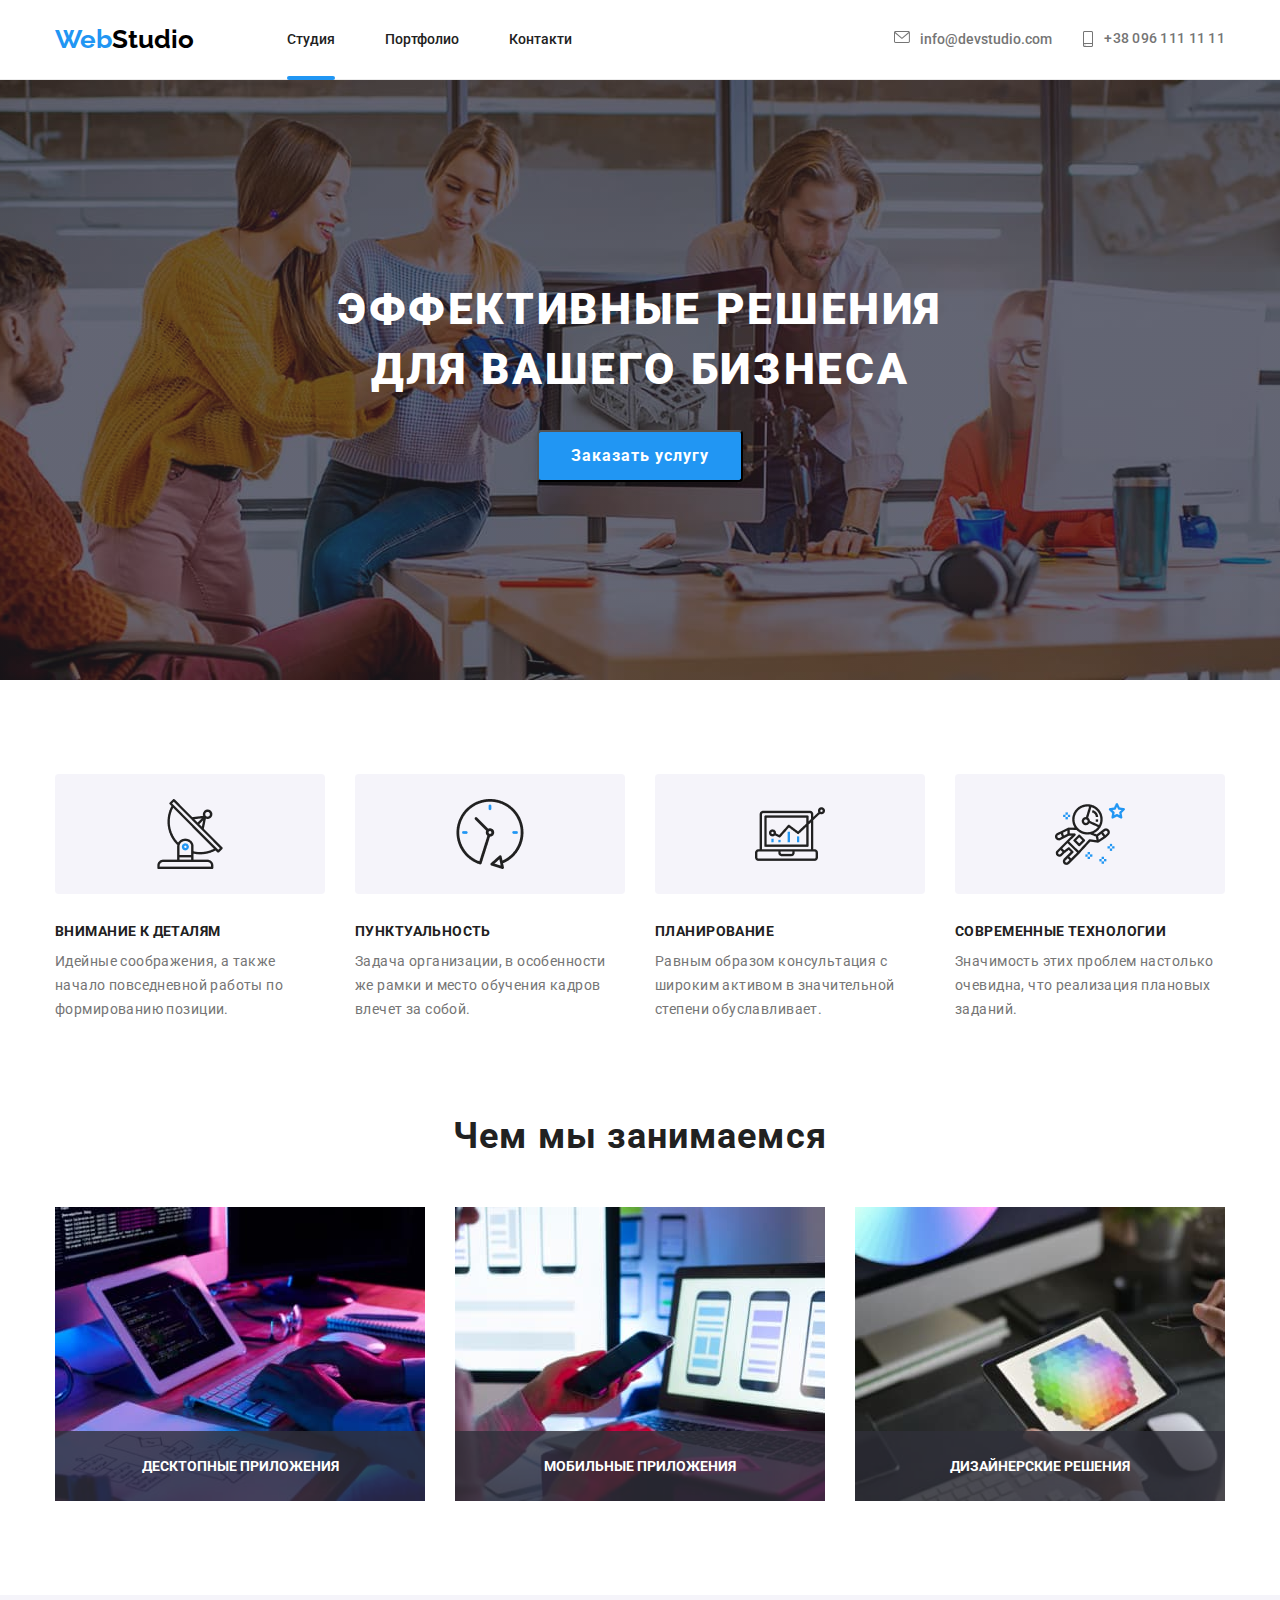
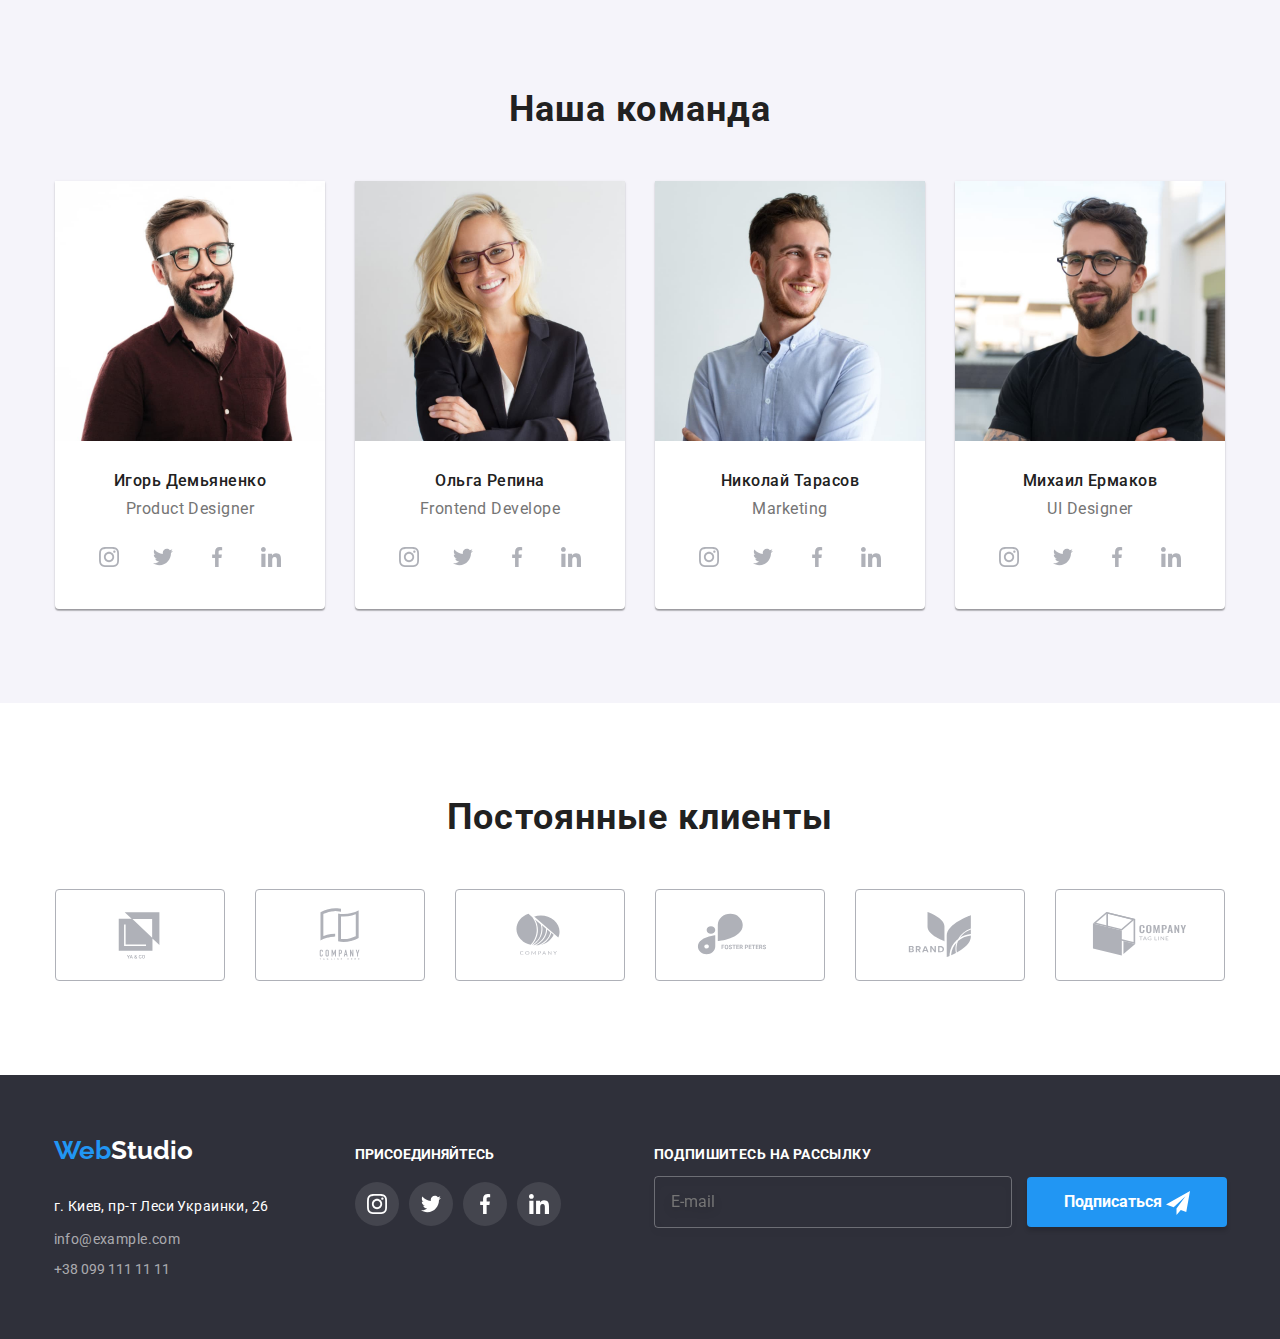
<file: index.html>
<!DOCTYPE html>
<html lang="en">
  <head>
    <meta charset="UTF-8" />
    <meta http-equiv="X-UA-Compatible" content="IE=edge" />
    <meta name="viewport" content="width=device-width, initial-scale=1.0" />
    <title>document</title>
    <link rel="preconnect" href="https://fonts.googleapis.com">
<link rel="preconnect" href="https://fonts.gstatic.com" crossorigin>
<link href="https://fonts.googleapis.com/css2?family=Raleway:wght@700&family=Roboto:wght@400;500;700;900&display=swap" rel="stylesheet">
<link
      rel="stylesheet"
      href="https://cdnjs.cloudflare.com/ajax/libs/modern-normalize/0.6.0/modern-normalize.min.css"/>     
<link rel="stylesheet" href="./css/main.min.css">
  </head>
  <body>
   
    <header class="page-header">
      <div class="container">
      <a href="./index.html" class="logo-header" lang="en"
        ><span class="web-logo">Web</span>Studio</a>
      <nav>
        <ul class="menu">
          <li class="menu__item"><a href="#" class="menu-list active">Студия</li></a></li>
          <li class="menu__item"><a href="./portfolio.html" class="menu-list">Портфолио</a></li>
          <li class="menu__item"><a href="#" class="menu-list">Контакти</a></li>
        </ul>
      </nav>
      <ul class="nav-second-list">
        <li class="nav-second-list__item">
          <a href="mailto:info@devstudio.com" class="mail-link">
            <svg class="icon-mail" width="16px" height="12px">
              <use href="./images/header-icon.svg#icon-envelope"></use>
            </svg>info@devstudio.com</a>
        </li>
        <li class="nav-second-list__item">
          <a href="+38 096 111 11 11" class="number">
            <svg class="icon-phone" width="12px" height="16px">
            <use href="./images/header-icon.svg#icon-smartphone"></use>
            </svg>+38 096 111 11 11</a>
        </li>
      </ul>
      </div>
    </header>
    <main>
   
      <section class="section-1">
        <div class="first-section">
        <h1 class="section-1__title">Эффективные решения для вашего бизнеса</h1>
        <button type="button" class="main-button"data-modal-open>Заказать услугу</button>
        
        </div>    
      </section>
 
    
      <section class="features-flex">
        <div class="container">
        <ul class="features-flex__features-item">
          <li class="features-flex__list icon-antenna">
            <h3 class="features-title">Внимание к деталям</h3>
            <p class="features-list">
              Идейные соображения, а также начало повседневной работы по
              формированию позиции.
            </p>
          </li>
          <li class="features-flex__list icon-clock">
            <h3 class="features-title">Пунктуальность</h3>
            <p class="features-list">
              Задача организации, в особенности
              же рамки и место обучения кадров
              влечет за собой.
            </p>
          </li>
          <li class="features-flex__list icon-diagram">
            <h3 class="features-title">Планирование</h3>
            <p class="features-list">
              Равным образом консультация с
              широким активом в значительной
              степени обуславливает.
            </p>
          </li>
          <li class="features-flex__list icon-astronaut">
            <h3 class="features-title">Современные технологии</h3>
            <p class="features-list">
              Значимость этих проблем настолько
              очевидна, что реализация плановых
              заданий.
            </p>
          </li>
        </ul>
      </div>
      </section>
      <section class="section-work">
        <div class="our-team-container">
        <h3 class="section-work__we-do">Чем мы занимаемся</h3>
        <ul class="section-work__img-do">
          <li>
            <div class="section-work__text-img">
            <img class="imgclass"
              src="./images/img3.jpg"
              width="370"
              height="294"
              alt="создаем сайты"
            />
            <p class="section-work__text">Десктопные приложения</p>
          </div>
          </li>
          <li>
            <div class="section-work__text-img">
            <img class="imgclass"
              src="./images/img1_1.jpg"
              width="370"
              height="294"
              alt="сайты для всех дивайсов"
            />
            <p class="section-work__text">Мобильные приложения</p>
            </div>
          </li>
          <li>
            <div class="section-work__text-img">
            <img class="imgclass"
              src="./images/img2_1.jpg"
              width="370"
              height="294"
              alt="графическое оформление"
            />
            <p class="section-work__text">Дизайнерские решения</p>
            </div>
          </li>
        </ul>
      </div>
      </section>
      <section class="our-team">
        <div class="our-team-container">
        <h3 class="staff-title">Наша команда</h3>
        <ul class="staff-flex">
          <li>
            <img class="photo"
              src="./images/img3_1.jpg"
              width="270"
              height="260"
              alt="Игорь Демьяненко Product Designer"/>
              <div class="our-team-list">
            <p class="staff-list">Игорь Демьяненко</p>
            <p class="staff-position" lang="en"> Product Designer</p>
              </div>
              <div class="sociales">
                <ul class="staff-sociales">
                  <li class="social-item">
                    <a href="" class="link">
                      <svg class="icon-social">
                        <use href="./images/sprite.svg#icon-instagram"></use>
                      </svg>
                    </a>
                  </li>
                    <li class="social-item">
                      <a href="" class="link">
                        <svg class="icon-social">
                          <use href="./images/sprite.svg#icon-twitter"></use>
                        </svg>
                      </a>
                    </li>
                      <li class="social-item">
                        <a href="" class="link">
                          <svg class="icon-social">
                            <use href="./images/sprite.svg#icon-facebook"></use>
                          </svg>
                        </a>
                      </li>
                    
                    
                        <li class="social-item">
                          <a href="" class="link">
                            <svg class="icon-social">
                              <use href="./images/sprite.svg#icon-linkedin"></use>
                            </svg>
                          </a>
                        </li>
                      </ul>
              </div>
          </li>
          
          <li>
            <img class="photo"
              src="./images/img4_1.jpg"
              width="270"
              height="260"
              alt="Ольга Репина Frontend Developer"
            />
            <div class="our-team-list">
            <p class="staff-list">Ольга Репина</p>
            <p class="staff-position" lang="en">Frontend Develope</p>
            </div>
            <div class="sociales">
              <ul class="staff-sociales">
                <li class="social-item">
                  <a href="" class="link">
                    <svg class="icon-social">
                      <use href="./images/sprite.svg#icon-instagram"></use>
                    </svg>
                  </a>
                </li>
                  <li class="social-item">
                    <a href="" class="link">
                      <svg class="icon-social">
                        <use href="./images/sprite.svg#icon-twitter"></use>
                      </svg>
                    </a>
                  </li>
                    <li class="social-item">
                      <a href="" class="link">
                        <svg class="icon-social">
                          <use href="./images/sprite.svg#icon-facebook"></use>
                        </svg>
                      </a>
                    </li>
                  
                  
                      <li class="social-item">
                        <a href="" class="link">
                          <svg class="icon-social">
                            <use href="./images/sprite.svg#icon-linkedin"></use>
                          </svg>
                        </a>
                      </li>
                    </ul>
            </div>
          </li>
          <li>
            <img class="photo"
              src="./images/img5_1.jpg"
              width="270"
              height="260"
              alt="Николай Тарасов Marketing">
              <div class="our-team-list">
              <p class="staff-list">Николай Тарасов</p>
              <p class="staff-position" lang="en">Marketing</p>
              </div>
              <div class="sociales">
                <ul class="staff-sociales">
                  <li class="social-item">
                    <a href="" class="link">
                      <svg class="icon-social">
                        <use href="./images/sprite.svg#icon-instagram"></use>
                      </svg>
                    </a>
                  </li>
                    <li class="social-item">
                      <a href="" class="link">
                        <svg class="icon-social">
                          <use href="./images/sprite.svg#icon-twitter"></use>
                        </svg>
                      </a>
                    </li>
                      <li class="social-item">
                        <a href="" class="link">
                          <svg class="icon-social">
                            <use href="./images/sprite.svg#icon-facebook"></use>
                          </svg>
                        </a>
                      </li>
                    
                    
                        <li class="social-item">
                          <a href="" class="link">
                            <svg class="icon-social">
                              <use href="./images/sprite.svg#icon-linkedin"></use>
                            </svg>
                          </a>
                        </li>
                      </ul>
              </div>
          </li>
          <li>
            <img class="photo"
              src="./images/img6_1.jpg"
              width="270"
              width="260"
              alt="Михаил Ермаков UI Designer">
              <div class="our-team-list">
              <p class="staff-list">Михаил Ермаков</p>
              <p class="staff-position" lang="en">UI Designer</p>
              </div>
              <div class="sociales">
                <ul class="staff-sociales">
                  <li class="social-item">
                    <a href="" class="link">
                      <svg class="icon-social">
                        <use href="./images/sprite.svg#icon-instagram"></use>
                      </svg>
                    </a>
                  </li>
                    <li class="social-item">
                      <a href="" class="link">
                        <svg class="icon-social">
                          <use href="./images/sprite.svg#icon-twitter"></use>
                        </svg>
                      </a>
                    </li>
                      <li class="social-item">
                        <a href="" class="link">
                          <svg class="icon-social">
                            <use href="./images/sprite.svg#icon-facebook"></use>
                          </svg>
                        </a>
                      </li>
                    
                    
                        <li class="social-item">
                          <a href="" class="link">
                            <svg class="icon-social">
                              <use href="./images/sprite.svg#icon-linkedin"></use>
                            </svg>
                          </a>
                        </li>
                      </ul>
              </div>
          </li>
        </ul>
        </div>
      </section>
      <section class="regular-customers">
        <div class="container-customers">
        <h3 class="title-customers">Постоянные клиенты</h3>
        <ul class="customers-list">
        <li class="customers-item">
          <a href="#" class="link">
          <svg class="company" width="106" height="60">
            <use href="./images/sprite.svg#icon-client1"></use>
          </svg>    
        </a>
        </li>
        <li class="customers-item">
              <a href="#" class="link">
              <svg class="company" width="106" height="60">
                <use href="./images/sprite.svg#icon-client2"></use>
              </svg>
            </a>
        </li>
        <li class="customers-item">
              <a href="#" class="link">
              <svg class="company" width="106" height="60">
                <use href="./images/sprite.svg#icon-client3"></use>
              </svg>
            </a>
        </li>
        <li class="customers-item">
              <a href="#" class="link">
              <svg class="company" width="106" height="60">
                <use href="./images/sprite.svg#icon-client4"></use>
              </svg>
            </a>
        </li>
        <li class="customers-item">
              <a href="#" class="link">
              <svg class="company" width="106" height="60">
              <use href="./images/sprite.svg#icon-client5"></use>
            </svg>
          </a>
        </li>
        <li class="customers-item">
            <a href="#" class="link">
            <svg class="company" width="106" height="60">
            <use href="./images/sprite.svg#icon-client6"></use>
          </svg>
        </a>
        </li>
        </ul>
        </div>
      </section>
    </main>
    <footer class="main-footer">      
      <div class="container-footer">
      <div class="footer-block">
      <a href="./index.html" class="logo-footer" lang="en"
        ><span class="web-logo">Web</span>Studio</a>
          <address>
            <ul class="adress-footer">
            <li class="adress-footer__list"><a href="#" class="address" >г. Киев, пр-т Леси Украинки, 26</a></li>
            <li class="adress-footer__list"><a href="email" class="email-footer" >info@example.com</a></li>
            <li class="adress-footer__list"><a href="tel:+38 099 111 11 11" class="number-footer" >+38 099 111 11 11</a></li>
              </ul>
          </address>
      </div>
          <div class="footer-sociales">
         <p class="footer-sociales__title">Присоединяйтесь</h4>
            <ul class="staff-sociales">
              <li class="social-item">
                <a href="#" class="link">
                  <svg class="icon-social" >
                    <use href="./images/sprite.svg#icon-instagram"></use>
                  </svg>
                </a>
              </li>
              <li class="social-item">
                <a href="#" class="link">
                  <svg class="icon-social" >
                    <use href="./images/sprite.svg#icon-twitter"></use>
                  </svg>
                </a>
              </li>
              <li class="social-item">
                <a href="#" class="link">
                  <svg class="icon-social"  >
                    <use href="./images/sprite.svg#icon-facebook"></use>
                  </svg>
                </a>
              </li>
              <li class="social-item">
                <a href="#" class="link">
                  <svg class="icon-social" >
                    <use href="./images/sprite.svg#icon-linkedin"></use>
                  </svg>
                </a>
              </li>
            </ul>
            </ul>



          </div>
        
      
        <div class="subscribe">
        <form>
          <p class="subscribe__title">Подпишитесь на рассылку</p>
          <input type="mail" 
          name="mail" 
          id="mail"
          placeholder="E-mail"
          class="subscribe__input">
          <label for="mail"></label>
          <button type="submit" class="subscribe__button">Подписаться
            <svg class="subsribe-client" width="24" height="24">
            <use href="./images/sprite subs.svg#icon-icon-send"></use></svg>
          </button>
        </form>
        </div>
      </div>
      </div>
        </footer>
        <div class="backdrop is-hidden" data-modal>
          <div class="modal">
            <button type="button" class="modal__button"data-modal-close>
              <svg class="modal__icon">
                <use href="./images/close black.svg#icon-close-black"></use>
              </svg>
            </button>
            <form class="form">
              <b class="form__title">Оставьте свои данные, мы вам перезвоним</b>
            
                <label for="name" class="form__name">Имя</label>
                <div class="form__lines">
                  <input type="text" name="name" id="name" class="form-input"/>
                  <svg class="icon-input" width="18" height="18">
                    <use href="./images/sprite subs.svg#icon-men"></use>
                  </svg>
                </div>
                <label for="telefon" class="form__name">Телефон</label>
                <div class="form__lines">
                  <input 
                  type="tel" name="tel" id="tel" class="form-input"/>
                  <svg class="icon-input" width="18" height="18">
                    <use href="./images/sprite subs.svg#icon-telefon"></use>
                  </svg>
                </div>
                <label for="email" class="form__name">Почта</label>
                <div class="form__lines">
                  <input type="email" name="email" id="email" class="form-input"/>
                  <svg class="icon-input"  width="18" height="18">
                    <use href="./images/sprite subs.svg#icon-konvert"></use>
                  </svg>
                </div>
                <label for="comment" class="form__name">Комментарий</label>
                <div class="form-lines textarea">
                  <textarea class="form-textarea" name="comment" id="comment"  
                  placeholder="Введите текст"></textarea>   
                </div>
                <label class="checkbox-label">
                  <input type="checkbox" name="checkbox" class="checkbox visually-hidden">
                
                <span class="checkbox-icon"></span>
                Соглашаюсь с рассылкой и принимаю
                <a class="form-agreement-link" href="#">Условия договора</a>
              </label>
              <div class="sub-btn">
              <button type="submit" class="sub__button">Отправить</button>
            </div>
            </form>
          </div>
        </div>
        <script src="./modal.js">
      </script>
  </body>
</html>
</file>
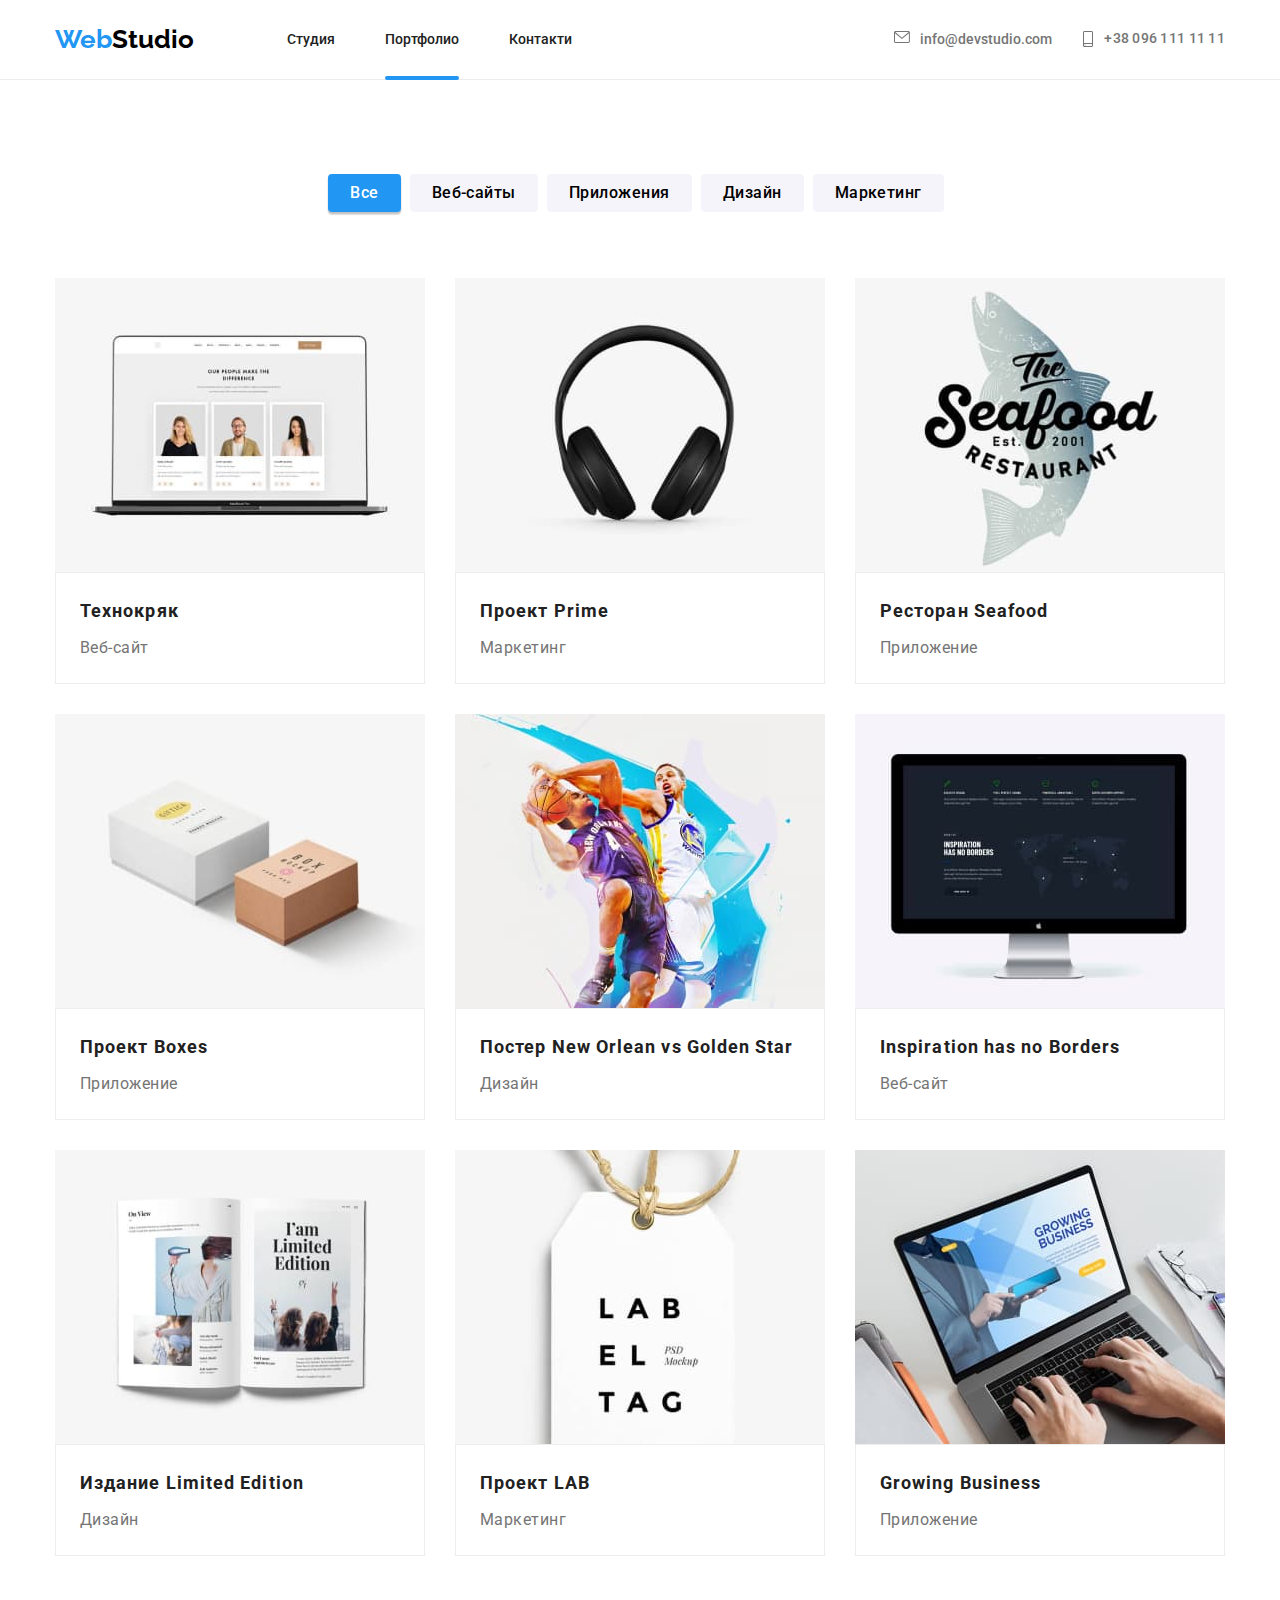
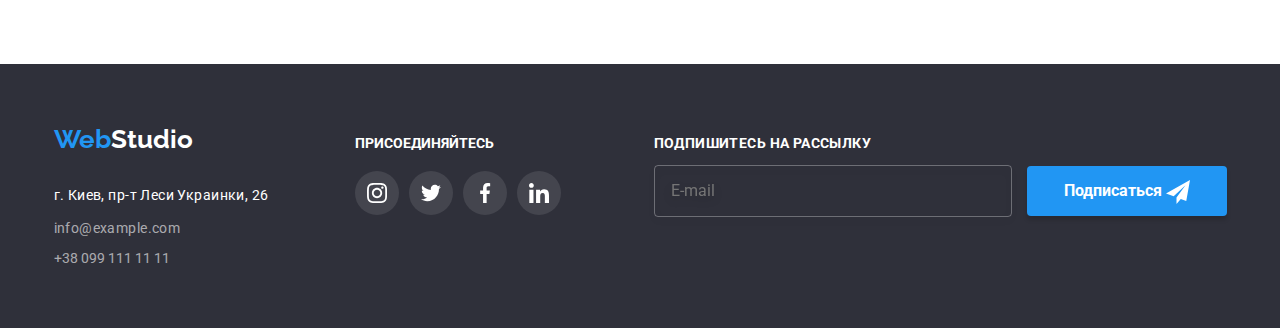
<file: portfolio.html>
<!DOCTYPE html>
    <html lang="en">
    <head>
        <meta charset="UTF-8">
        <meta http-equiv="X-UA-Compatible" content="IE=edge">
        <meta name="viewport" content="width=device-width, initial-scale=1.0">
        <title>Document</title>
        <link rel="preconnect" href="https://fonts.googleapis.com">
<link rel="preconnect" href="https://fonts.gstatic.com" crossorigin>
<link href="https://fonts.googleapis.com/css2?family=Raleway:wght@700&family=Roboto:wght@400;500;700;900&display=swap" rel="stylesheet">
<link
      rel="stylesheet"
      href="https://cdnjs.cloudflare.com/ajax/libs/modern-normalize/0.6.0/modern-normalize.min.css"
    />
    <link rel="stylesheet" href="./css/main.min.css">
    </head>
    <body>
        <header class="page-header">
          <div class="container">
          <a href="./index.html" class="logo-header" lang="en"
          ><span class="web-logo">Web</span>Studio</a>
          <nav>
            <ul class="menu">
              <li class="menu__item"><a href="./index.html" class="menu-list">Студия</li></a></li>
              <li class="menu__item"><a href="./portfolio.html" class="menu-list active">Портфолио</a></li>
              <li class="menu__item"><a href="#" class="menu-list">Контакти</a></li>
            </ul>
          </nav>
          <ul class="nav-second-list">
            <li class="nav-second-list-item">
              <a href="mailto:info@devstudio.com" class="mail-link">
                <svg class="icon-mail" width="16px" height="12px">
                  <use href="./images/header-icon.svg#icon-envelope"></use>
                </svg>info@devstudio.com</a>
            </li>
            <li class="nav-second-list-item">
              <a href="#" class="number">
                <svg class="icon-phone" width="12px" height="16px">
                <use href="./images/header-icon.svg#icon-smartphone"></use>
                </svg>+38 096 111 11 11</a>
            </li>
          </ul>
          </div>
        </header>


        <main>
          <section class="portfolio-section">
         <div class="container-button">
            <h2 class="visually-hidden">Button</h2>
            <ul class="nav-port">
              <li class="nav-port__item"><button type="button" class="all-button">Все</button></li>
              <li class="nav-port__item"><button type="button" class="list-port">Веб-сайты</a></li>
              <li class="nav-port__item"><button type="button" class="list-port">Приложения</a></li>
              <li class="nav-port__item"><button type="button" class="list-port">Дизайн</a></li>
              <li class="nav-port__item"><button type="button" class="list-port">Маркетинг</a></li>
            </ul>
         </div>
         
         
            <h3></h3>
            <div class="container">
              <ul class="offers">
                <li class="offers__item">
                  <div class="portfolio-thumb">
                    <div class="offers-link">
                      <img src="./images/img7.jpg"   alt="Технокряк">
                      <div class="overlay">
                        <p class="text-thumb">Ресурс предлагает комплексные предложения с разным уровнем функционала и сервисов. Все это позволит посетителю получить исчерпывающие сведения о компании или частном лице.</p>
                      </div>
                    </div>
                  </div>
                  <div class="offers-border">
                    <h3 class="features-title-2">Технокряк</h3>
                    <p class="features-list-2">Веб-сайт</p>
                  </div>                
                </li>
                <li class="offers__item">
                  <div class="portfolio-thumb">
                    <div class="offers-link">
                      <img src="./images/img10.jpg"   alt="Проект Prime">
                      <div class="overlay">
                        <p class="text-thumb">Ресурс предлагает комплексные предложения с разным уровнем функционала и сервисов. Все это позволит посетителю получить исчерпывающие сведения о компании или частном лице.</p>
                      </div>
                    </div>
                  </div>
                  <div class="offers-border">
                    <h3 class="features-title-2">Проект Prime</h3>
                    <p class="features-list-2">Маркетинг</p>
                  </div>                
                </li>
                <li class="offers__item">
                  <div class="portfolio-thumb">
                    <div class="offers-link">
                      <img src="./images/img9.jpg"   alt="Проект Prime">
                      <div class="overlay">
                        <p class="text-thumb">Ресурс предлагает комплексные предложения с разным уровнем функционала и сервисов. Все это позволит посетителю получить исчерпывающие сведения о компании или частном лице.</p>
                      </div>
                    </div>
                  </div>
                  <div class="offers-border">
                    <h3 class="features-title-2">Ресторан Seafood</h3>
                    <p class="features-list-2">Приложение</p>
                  </div>                
                </li>
                <li class="offers__item">
                  <div class="portfolio-thumb">
                    <div class="offers-link">
                      <img src="./images/img11.jpg"   alt="Проект Prime">
                      <div class="overlay">
                        <p class="text-thumb">Ресурс предлагает комплексные предложения с разным уровнем функционала и сервисов. Все это позволит посетителю получить исчерпывающие сведения о компании или частном лице.</p>
                      </div>
                    </div>
                  </div>
                  <div class="offers-border">
                    <h3 class="features-title-2">Проект Boxes</h3>
                    <p class="features-list-2">Приложение</p>
                  </div>                
                </li>
                <li class="offers__item">
                  <div class="portfolio-thumb">
                    <div class="offers-link">
                      <img src="./images/img8.jpg"   alt="Проект Prime">
                      <div class="overlay">
                        <p class="text-thumb">Ресурс предлагает комплексные предложения с разным уровнем функционала и сервисов. Все это позволит посетителю получить исчерпывающие сведения о компании или частном лице.</p>
                      </div>
                    </div>
                  </div>
                  <div class="offers-border">
                    <h3 class="features-title-2">Постер New Orlean vs Golden Star</h3>
                    <p class="features-list-2">Дизайн</p>
                  </div>                
                </li>
                <li class="offers__item">
                  <div class="portfolio-thumb">
                    <div class="offers-link">
                      <img src="./images/img12.jpg"   alt="Проект Prime">
                      <div class="overlay">
                        <p class="text-thumb">Ресурс предлагает комплексные предложения с разным уровнем функционала и сервисов. Все это позволит посетителю получить исчерпывающие сведения о компании или частном лице.</p>
                      </div>
                    </div>
                  </div>
                  <div class="offers-border">
                    <h3 class="features-title-2">Inspiration has no Borders</h3>
                    <p class="features-list-2">Веб-сайт</p>
                  </div>                
                </li>
                <li class="offers__item">
                  <div class="portfolio-thumb">
                    <div class="offers-link">
                      <img src="./images/img13.jpg"   alt="Проект Prime">
                      <div class="overlay">
                        <p class="text-thumb">Ресурс предлагает комплексные предложения с разным уровнем функционала и сервисов. Все это позволит посетителю получить исчерпывающие сведения о компании или частном лице.</p>
                      </div>
                    </div>
                  </div>
                  <div class="offers-border">
                    <h3 class="features-title-2">Издание Limited Edition</h3>
                    <p class="features-list-2">Дизайн</p>
                  </div>                
                </li>
                <li class="offers__item">
                  <div class="portfolio-thumb">
                    <div class="offers-link">
                      <img src="./images/img14.jpg"   alt="Проект Prime">
                      <div class="overlay">
                        <p class="text-thumb">Ресурс предлагает комплексные предложения с разным уровнем функционала и сервисов. Все это позволит посетителю получить исчерпывающие сведения о компании или частном лице.</p>
                      </div>
                    </div>
                  </div>
                  <div class="offers-border">
                    <h3 class="features-title-2">Проект LAB</h3>
                    <p class="features-list-2">Маркетинг</p>
                  </div>                
                </li>
                <li class="offers__item">
                  <div class="portfolio-thumb">
                    <div class="offers-link">
                      <img src="./images/img15.jpg"   alt="Проект Prime">
                      <div class="overlay">
                        <p class="text-thumb">Ресурс предлагает комплексные предложения с разным уровнем функционала и сервисов. Все это позволит посетителю получить исчерпывающие сведения о компании или частном лице.</p>
                      </div>
                    </div>
                  </div>
                  <div class="offers-border">
                    <h3 class="features-title-2">Growing Business</h3>
                    <p class="features-list-2">Приложение</p>
                  </div>                
                </li>


               
                

                

                
                
              </ul>
            </div>
          </section>
        </main>



        <footer class="main-footer">      
          <div class="container-footer">
            <div class="footer-block">
            <a href="./index.html" class="logo-footer" lang="en"
              ><span class="web-logo">Web</span>Studio</a>
                <address>
                  <ul class="adress-footer">
                  <li class="adress-footer__list"><a href="#" class="address" >г. Киев, пр-т Леси Украинки, 26</a></li>
                  <li class="adress-footer__list"><a href="email" class="email-footer" >info@example.com</a></li>
                  <li class="adress-footer__list"><a href="tel:+38 099 111 11 11" class="number-footer" >+38 099 111 11 11</a></li>
                    </ul>
                </address>
            </div>
                <div class="footer-sociales">
               <p class="footer-sociales__title">Присоединяйтесь</h4>
                  <ul class="staff-sociales">
                    <li class="social-item">
                      <a href="#" class="link">
                        <svg class="icon-social" >
                          <use href="./images/sprite.svg#icon-instagram"></use>
                        </svg>
                      </a>
                    </li>
                    <li class="social-item">
                      <a href="#" class="link">
                        <svg class="icon-social" >
                          <use href="./images/sprite.svg#icon-twitter"></use>
                        </svg>
                      </a>
                    </li>
                    <li class="social-item">
                      <a href="#" class="link">
                        <svg class="icon-social"  >
                          <use href="./images/sprite.svg#icon-facebook"></use>
                        </svg>
                      </a>
                    </li>
                    <li class="social-item">
                      <a href="#" class="link">
                        <svg class="icon-social" >
                          <use href="./images/sprite.svg#icon-linkedin"></use>
                        </svg>
                      </a>
                    </li>
                  </ul>
                  </ul>
      
      
      
                </div>
              
            
              <div class="subscribe">
              <form>
                <p class="subscribe__title">Подпишитесь на рассылку</p>
                <input type="mail" 
                name="mail" 
                id="mail"
                placeholder="E-mail"
                class="subscribe__input">
                <label for="mail"></label>
                <button type="submit" class="subscribe__button">Подписаться
                  <svg class="subsribe-client" width="24" height="24">
                  <use href="./images/sprite subs.svg#icon-icon-send"></use></svg>
                </button>
              </form>
              </div>
            </div>
            </div>
            </footer>
    

        
    </body>
    </html>
</file>
<file: css/main.min.css>
*,*::before,*::after{-webkit-box-sizing:inherit;box-sizing:inherit}h1,h2,h3,h4,h5,h6,p{margin-top:0}.list{list-style:none;padding-left:0;margin:0}.link{text-decoration:none;color:inherit}img{display:block;max-width:100%;height:auto}address{font-style:normal}:root{--primary-text-color: rgba (117, 117,117, 1);--title-text-color: #212121;--accent-color: rgba(33, 150, 243, 1);--primary-bcg-color: #fff;--font-family: "Raleway", sans-serif;--font-family: "Roboto", sans-serif;--timing-function: cubic-bezier(0.4, 0, 0.2, 1)}body{color:var(--primary-text-color);font-family:"Roboto",sans-serif;font-style:normal;font-weight:500;font-size:14px}a{text-decoration:none}html{-webkit-box-sizing:border-box;box-sizing:border-box}ul{list-style:none}a{display:inline-block}.visually-hidden{position:absolute;width:1px;height:1px;margin:-1px;border:0;padding:0;white-space:nowrap;-webkit-clip-path:inset(100%);clip-path:inset(100%);clip:rect(0 0 0 0);overflow:hidden}.main-button{display:inline-block;margin-bottom:200px;font-family:"Roboto";font-style:normal;font-weight:700;max-width:200;font-size:16px;line-height:1.8;background:#2196f3;-webkit-box-shadow:0px 4px 4px rgba(0,0,0,.15);box-shadow:0px 4px 4px rgba(0,0,0,.15);border-radius:4px;cursor:pointer;color:#fff;letter-spacing:.06em;padding:10px 32px;margin-top:30px}.main-button:hover{color:var(--title-text-color)}.all-button{color:#fff;font-family:"Roboto";font-style:normal;font-weight:500;font-size:16px;line-height:1.62;background:#2196f3;text-align:center;letter-spacing:.03em;border-radius:4px;padding:6px 22px;cursor:pointer;-webkit-box-shadow:0px 3px 1px rgba(0,0,0,.1),0px 1px 2px rgba(0,0,0,.08),0px 2px 2px rgba(0,0,0,.12);box-shadow:0px 3px 1px rgba(0,0,0,.1),0px 1px 2px rgba(0,0,0,.08),0px 2px 2px rgba(0,0,0,.12);border:none}.subscribe__button{min-width:200px;height:50px;margin-left:12px;font-weight:700;font-size:16px;line-height:1.8755;background-color:var(--accent-color);color:var(--primary-bcg-color);-webkit-box-align:center;-ms-flex-align:center;align-items:center;-webkit-box-pack:center;-ms-flex-pack:center;justify-content:center;cursor:pointer;border-color:rgba(0,0,0,0);-webkit-box-shadow:0px 4px 4px rgba(0,0,0,.15);box-shadow:0px 4px 4px rgba(0,0,0,.15);border-radius:4px}.sub__button{background:#2196f3;-webkit-box-shadow:0px 4px 4px rgba(0,0,0,.15);box-shadow:0px 4px 4px rgba(0,0,0,.15);border-radius:4px;font-family:"Roboto";font-style:normal;font-weight:700;font-size:16px;line-height:30px;width:200px;height:50px;left:700px;top:712px;color:#fff;cursor:pointer}.sub__button:hover{color:#000}.sub-btn{display:-webkit-box;display:-ms-flexbox;display:flex;-webkit-box-align:center;-ms-flex-align:center;align-items:center;-webkit-box-orient:vertical;-webkit-box-direction:normal;-ms-flex-direction:column;flex-direction:column;margin-top:30px}.modal__button{position:absolute;border-radius:50%;background-color:var(--primary-bcg-color);border:1px solid rgba(0,0,0,.1);right:8px;top:8px;display:-webkit-box;display:-ms-flexbox;display:flex;-webkit-box-pack:center;-ms-flex-pack:center;justify-content:center;-webkit-box-align:center;-ms-flex-align:center;align-items:center;width:30px;height:30px;margin:0;padding:0;color:#000;cursor:pointer;background-color:inherit;-webkit-transition:color 250ms var(--timing-function);transition:color 250ms var(--timing-function)}.modal__button:hover{color:var(--accent-color)}.modal__button:focus{color:var(--accent-color)}.section-1__title{display:block;width:696px;font-weight:900;font-size:44px;line-height:1.36;letter-spacing:.06em;text-transform:uppercase;color:#fff;margin:0 auto}.title:hover{color:var(--primary-bcg-color)}.staff-title{font-family:"Roboto";font-style:normal;font-weight:700;font-size:36px;line-height:1.16;text-align:center;letter-spacing:.03em;color:#212121;margin-top:0;margin-bottom:50px}.features-title{font-family:"Roboto";font-style:normal;font-weight:700;font-size:14px;line-height:1.14;letter-spacing:.03em;text-transform:uppercase;color:#212121;outline:0;outline-offset:0;display:block;margin-bottom:10px;margin-top:0px;text-align:left}.features-title-2{font-family:"Roboto";font-style:normal;font-weight:700;color:#212121;font-size:18px;line-height:2;letter-spacing:.06em;margin-bottom:4px}.title-customers{font-family:"Roboto";font-style:normal;font-weight:700;font-size:36px;line-height:1.16;text-align:center;letter-spacing:.03em;color:#212121;margin-bottom:50px}.subscribe__title{width:219px;height:16px;left:815px;top:2751px;font-family:"Roboto";font-style:normal;font-weight:700;font-size:14px;line-height:16px;letter-spacing:.03em;text-transform:uppercase;color:#fff}.form__title{display:inline-block;padding-bottom:12px;font-size:20px;line-height:1.15;letter-spacing:.03em;color:var(--title-text-color)}a.mail-link{display:-webkit-box;display:-ms-flexbox;display:flex;color:#757575;position:relative}a.mail-link:hover{color:#2196f3}a.mail-link:focus{color:#2196f3}.social-item .link{display:-webkit-box;display:-ms-flexbox;display:flex;height:44px;width:44px;-webkit-box-pack:center;-ms-flex-pack:center;justify-content:center;-webkit-box-align:center;-ms-flex-align:center;align-items:center;background-position:center;border-radius:50%;color:#afb1b8;cursor:pointer;-webkit-transition:250ms var(--timing-function);transition:250ms var(--timing-function)}.social-item .link:hover{background-color:var(--accent-color);color:var(--primary-bcg-color)}.social-item .link:focus{background-color:var(--accent-color);color:var(--primary-bcg-color)}.offers-link:hover,.offers-link:focus{-webkit-box-shadow:0px 1px 1px rgba(0,0,0,.12),0px 4px 4px rgba(0,0,0,.06),1px 4px 6px rgba(0,0,0,.16);box-shadow:0px 1px 1px rgba(0,0,0,.12),0px 4px 4px rgba(0,0,0,.06),1px 4px 6px rgba(0,0,0,.16)}.link{color:var(--accent-color)}.footer-sociales .staff-sociales__item .link{display:block;background-position:center;padding:12px;cursor:pointer;width:44px;height:44px;color:var var(--primary-bcg-color);-webkit-transition:250ms var(--timing-function);transition:250ms var(--timing-function)}.footer-sociales .staff-sociales__item .link:hover{background-color:var(--accent-color);color:var(--primary-bcg-color)}.footer-sociales .staff-sociales__item .link:focus{background-color:var(--accent-color);color:var(--primary-bcg-color)}.customers-item .link{border:1px solid #afb1b8;border-radius:4px;width:170px;height:92px;display:-webkit-box;display:-ms-flexbox;display:flex;-webkit-box-pack:center;-ms-flex-pack:center;justify-content:center;-webkit-box-align:center;-ms-flex-align:center;align-items:center}.customers-item .link:hover{border-color:var(--accent-color);fill:var(--accent-color)}.customers-item .link:focus{border-color:var(--accent-color);fill:var(--accent-color)}.form-agreement-link{color:var(--accent-color);text-decoration:underline;margin-left:5px}.page-header{background-color:#fff;border-bottom:1px solid #ececec;padding-top:24px;padding-bottom:24px;-ms-flex-pack:distribute;justify-content:space-around;margin:0 auto}.logo-header{color:#000;font-family:"Raleway",sans-serif;font-weight:700;font-size:26px;line-height:1.19;text-decoration:none;-webkit-box-shadow:none;box-shadow:none;margin:0px;margin-right:93px}.logo{color:var(--accent-color);font-family:"Raleway";font-style:normal;font-weight:700;font-size:24px;line-height:1,19;margin-left:215px}.icon-phone{margin-right:10px;fill:#757575;margin-left:30px}a.number{color:#757575;font-family:"Roboto";font-style:normal;font-weight:500;font-size:14px;line-height:1.14;letter-spacing:.02em;display:-webkit-box;display:-ms-flexbox;display:flex;-webkit-box-align:center;-ms-flex-align:center;align-items:center;position:relative}a.number:hover .icon-phone,a.number:focus .icon-phone{fill:var(--accent-color)}a.number:hover,a.number:focus{color:var(--accent-color)}.icon-mail{margin-right:10px;fill:currentColor}.menu{display:-webkit-box;display:-ms-flexbox;display:flex;-webkit-box-orient:horizontal;-webkit-box-direction:normal;-ms-flex-direction:row;flex-direction:row;-webkit-box-pack:justify;-ms-flex-pack:justify;justify-content:space-between;margin-bottom:0;margin-top:0;padding-left:0}.menu__item{display:block;margin-right:50px}.menu__item:last-child{margin-right:0}.menu-list{color:#212121;position:relative}.menu-list:hover{color:var(--accent-color)}.menu-list:focus{color:var(--accent-color)}.menu-list:active{color:var(--accent-color)}.menu-list::after{content:"";display:block;background:#2196f3;position:absolute;width:100%;height:4px;border-radius:2px;opacity:0;-webkit-transition:250ms var(--timing-function);transition:250ms var(--timing-function);margin-top:28px}.menu-list:hover::after,.menu-list.active::after{opacity:1}.site-nav-list a:hover,.site-nav-list a:hover:focus{color:#000}@media(max-width: 480px){.page-header .container{width:480px}nav{display:none}.page-header .nav-second-list{display:none}}.container-button{width:1200px;margin:0 auto;padding-left:15px;padding-right:15px}.container{width:1200px;margin:0 auto;padding-left:15px;padding-right:15px}.container{width:1200px;display:-webkit-box;display:-ms-flexbox;display:flex;-webkit-box-align:center;-ms-flex-align:center;align-items:center;margin:0 auto;padding-left:15px;padding-right:15px}.section-1{background-color:#2f303a;color:var(--primary-text-color);font-family:"Roboto" sans-serif;font-style:normal;font-weight:900;height:600px;text-transform:uppercase;text-align:center;padding:200px 0;background-image:-webkit-gradient(linear, right top, left top, from(rgba(47, 48, 58, 0.4)), to(rgba(47, 48, 58, 0.4))),url(../images/Img_16.jpg);background-image:linear-gradient(to left, rgba(47, 48, 58, 0.4), rgba(47, 48, 58, 0.4)),url(../images/Img_16.jpg);background-repeat:no-repeat;background-position:center;background-size:cover}.first-section{text-align:center}.section-work{padding:94px 0}.features-flex{display:-webkit-box;display:-ms-flexbox;display:flex;-webkit-box-orient:horizontal;-webkit-box-direction:normal;-ms-flex-direction:row;flex-direction:row;background:#fff;text-align:center;-webkit-column-gap:30px;-moz-column-gap:30px;column-gap:30px;padding-top:94px}.features-list{font-family:"Roboto";font-style:normal;font-weight:normal;font-size:14px;line-height:1.71;letter-spacing:.03em;color:#757575;text-align:left;margin-bottom:0}.features-list-2{font-family:"Roboto";font-style:normal;font-weight:400;color:#757575;font-size:16px;line-height:1.87;letter-spacing:.03em;margin-bottom:0}.features-flex__features-item{display:-webkit-box;display:-ms-flexbox;display:flex;text-align:center;-webkit-column-gap:30px;-moz-column-gap:30px;column-gap:30px;padding-left:0;margin-top:0;margin-bottom:0}.features-flex__list{width:270px}.features-flex__list::before{display:block;content:"";height:120px;background-repeat:no-repeat;background-position:center;background-color:#f5f4fa;margin-bottom:30px}.icon-antenna::before{background-image:url(../images/antenna.png);border-radius:4px}.icon-clock::before{background-image:url(../images/clock.png);border-radius:4px}.icon-diagram::before{background-image:url(../images/diagram.png);border-radius:4px}.icon-astronaut::before{background-image:url(../images/astronaut.png);border-radius:4px}.features-flex-item :last-child{margin-right:0}.our-team{background-color:#f5f4fa;padding-top:94px;padding-bottom:94px}.our-team-container{width:1200px;margin:0 auto;padding-left:15px;padding-right:15px}.our-team-list{padding-top:30px;padding-bottom:16px}.staff-list{font-family:"Roboto";font-style:normal;font-weight:500;font-size:16px;line-height:1.19;letter-spacing:.03em;color:#212121;margin-top:0px;margin-bottom:0px}.staff-position{font-family:"Roboto";font-style:normal;font-weight:400;font-size:16px;line-height:1.18;letter-spacing:.03em;color:#757575;margin-top:10px;margin-bottom:0px}.section-work__we-do{font-family:"Roboto";font-style:normal;font-weight:700;font-size:36px;line-height:1.16;letter-spacing:.03em;color:#212121;text-align:center;margin-top:0;margin-bottom:50px}.staff-flex{display:-webkit-box;display:-ms-flexbox;display:flex;text-align:center;padding-left:0;-webkit-column-gap:30px;-moz-column-gap:30px;column-gap:30px;margin-top:0;margin-bottom:0}.staff-flex li{background:#fff;-webkit-box-shadow:0px 1px 3px rgba(0,0,0,.12),0px 1px 1px rgba(0,0,0,.14),0px 2px 1px rgba(0,0,0,.2);box-shadow:0px 1px 3px rgba(0,0,0,.12),0px 1px 1px rgba(0,0,0,.14),0px 2px 1px rgba(0,0,0,.2);border-radius:0px 0px 4px 4px;padding-bottom:30px;margin-top:0;margin-bottom:0;padding-bottom:0}.imgclass{display:-webkit-box;display:-ms-flexbox;display:flex;-webkit-box-pack:justify;-ms-flex-pack:justify;justify-content:space-between;margin-right:30px}.section-work__img-do{display:-webkit-box;display:-ms-flexbox;display:flex;-webkit-box-pack:justify;-ms-flex-pack:justify;justify-content:space-between;padding-left:0;-webkit-column-gap:30px;-moz-column-gap:30px;column-gap:30px;margin-top:0;margin-bottom:0}.section-work__text-img{position:relative;display:-webkit-box;display:-ms-flexbox;display:flex;background:rgba(47,48,58,.8)}.section-work__text{position:absolute;color:#fff;width:370px;height:70px;text-align:center;top:100%;left:100%;-webkit-transform:translate(-100%, -100%);transform:translate(-100%, -100%);font-weight:700;text-transform:uppercase;padding-top:27px;background:rgba(47,48,58,.8)}.sociales .staff-sociales{display:-webkit-box;display:-ms-flexbox;display:flex;margin-bottom:30px;-webkit-box-pack:center;-ms-flex-pack:center;justify-content:center;padding-left:0}li.social-item{-webkit-box-shadow:none;box-shadow:none;background:rgba(255,255,255,.1);border-radius:50%;margin-right:10px}li.social-item:last-child{margin-right:0}.sociales .icon-social{width:20px;height:20px;fill:currentColor}.imgface{width:270px;height:260px}.imgclass:not(:last-child){margin-right:30}.staff-position{font-family:"Roboto";font-style:normal;font-weight:400;font-size:16px;line-height:1.18;letter-spacing:.03em;color:#757575;margin-top:10px;margin-bottom:0px}.icon-social{width:20px;height:20px;fill:#fff}.staff-sociales{display:-webkit-box;display:-ms-flexbox;display:flex;margin-top:0;margin-bottom:0;padding-left:0}.portfolio-section{background-color:var(--primary-bcg-color);padding:94px 0}.regular-customers{padding:94px 0}.container-customers{width:1200px;padding-left:15px;padding-right:15px;margin:0 auto}.customers-list{display:-webkit-box;display:-ms-flexbox;display:flex;-ms-flex-pack:distribute;justify-content:space-around;-webkit-column-gap:30px;-moz-column-gap:30px;column-gap:30px;padding-left:0;margin:0}.company{fill:#afb1b8}li.customers-item a:hover .company,li.customers-item a:focus .company{fill:var(--accent-color)}.subscribe{padding-left:93px}.subscribe__input{min-width:358px;padding:15px 16px;font-size:16px;line-height:1.25;color:rgba(255,255,255,.6);background-color:rgba(0,0,0,0);border:1px solid rgba(255,255,255,.3);border-radius:4px;-webkit-filter:drop-shadow(0px 4px 4px rgba(0, 0, 0, 0.15));filter:drop-shadow(0px 4px 4px rgba(0, 0, 0, 0.15))}.icon-icon-send{fill:currentColor;padding-left:10px}.nav-second-list{display:-webkit-box;display:-ms-flexbox;display:flex;-webkit-box-orient:horizontal;-webkit-box-direction:normal;-ms-flex-direction:row;flex-direction:row;margin-top:0;margin-bottom:0;margin-left:auto}.nav-second-list__item{display:-webkit-box;display:-ms-flexbox;display:flex;margin-left:0px;-webkit-box-align:center;-ms-flex-align:center;align-items:center;justify-items:center}.nav-second-list-item:last-child{margin-left:0}.nav-port{display:-webkit-box;display:-ms-flexbox;display:flex;-webkit-box-orient:horizontal;-webkit-box-direction:normal;-ms-flex-direction:row;flex-direction:row;margin-right:8px;-webkit-box-pack:center;-ms-flex-pack:center;justify-content:center;padding-left:0;margin-top:0;margin-bottom:0}.nav-port__item{display:-webkit-box;display:-ms-flexbox;display:flex;margin-right:9px}.nav-port__item:last-child{margin-right:0}.list-port{font-family:"Roboto";font-style:normal;font-weight:500;font-size:16px;line-height:1.62;background:#f5f4fa;border-radius:4px;border:none;padding:6px 22px;border:1 solid rgba(0,0,0,0);text-align:center;letter-spacing:.03em;cursor:pointer;-webkit-transition:250ms var(--timing-function);transition:250ms var(--timing-function)}.list-port:hover{color:var(--primary-bcg-color);-webkit-box-shadow:0px 3px 1px rgba(0,0,0,.1),0px 1px 2px rgba(0,0,0,.08),0px 2px 2px rgba(0,0,0,.12);box-shadow:0px 3px 1px rgba(0,0,0,.1),0px 1px 2px rgba(0,0,0,.08),0px 2px 2px rgba(0,0,0,.12);background-color:var(--accent-color)}.list-port:focus{color:var(--primary-bcg-color);-webkit-box-shadow:0px 3px 1px rgba(0,0,0,.1),0px 1px 2px rgba(0,0,0,.08),0px 2px 2px rgba(0,0,0,.12);box-shadow:0px 3px 1px rgba(0,0,0,.1),0px 1px 2px rgba(0,0,0,.08),0px 2px 2px rgba(0,0,0,.12);background-color:var(--accent-color)}.offers-border{border:1px solid #eee;padding:20px 24px}.portfolio-thumb{position:relative;overflow:hidden}.portfolio-thumb:hover .overlay{-webkit-transform:translateY(0%);transform:translateY(0%)}.overlay{position:absolute;top:0;left:0;width:100%;height:100%;padding:63px 24px;background:rgba(33,150,243,.9);-webkit-transform:translateY(100%);transform:translateY(100%);-webkit-transition:250ms var(--timing-function);transition:250ms var(--timing-function)}.text-thumb{font-family:inherit;font-weight:400;font-size:18px;line-height:1.56;letter-spacing:.03em;color:var(--primary-bcg-color)}.offers{margin-top:50px;display:-webkit-box;display:-ms-flexbox;display:flex;-webkit-box-align:center;-ms-flex-align:center;align-items:center;-ms-flex-wrap:wrap;flex-wrap:wrap;gap:30px;padding-left:0}.offers__item{margin:0;padding:0;max-width:370px;background:#fff;cursor:pointer}.offers__item:hover{-webkit-box-shadow:0px 1px 1px rgba(0,0,0,.12),0px 4px 4px rgba(0,0,0,.06),1px 4px 6px rgba(0,0,0,.16);box-shadow:0px 1px 1px rgba(0,0,0,.12),0px 4px 4px rgba(0,0,0,.06),1px 4px 6px rgba(0,0,0,.16)}.offers__item:focus{-webkit-box-shadow:0px 1px 1px rgba(0,0,0,.12),0px 4px 4px rgba(0,0,0,.06),1px 4px 6px rgba(0,0,0,.16);box-shadow:0px 1px 1px rgba(0,0,0,.12),0px 4px 4px rgba(0,0,0,.06),1px 4px 6px rgba(0,0,0,.16)}.offers__item:nth-last-child(-n+3){margin-bottom:0}.offers-link:hover,.offers-link:focus{-webkit-box-shadow:0px 1px 1px rgba(0,0,0,.12),0px 4px 4px rgba(0,0,0,.06),1px 4px 6px rgba(0,0,0,.16);box-shadow:0px 1px 1px rgba(0,0,0,.12),0px 4px 4px rgba(0,0,0,.06),1px 4px 6px rgba(0,0,0,.16)}.subsribe-client{vertical-align:middle}.photo{display:-webkit-box;display:-ms-flexbox;display:flex;margin-right:30px}.logo-header{color:#000;font-family:"Raleway",sans-serif;font-weight:700;font-size:26px;line-height:1.19;text-decoration:none}.logo-footer{color:#fff;font-family:"Raleway",sans-serif;font-weight:700;font-size:26px;line-height:1.19;text-decoration:none;margin-bottom:20px}.web-logo{color:var(--accent-color);font-family:"Raleway",sans-serif;font-weight:700;font-size:26px;line-height:1.19;text-decoration:none}.backdrop{position:fixed;width:100%;top:0;left:0;height:100%;background:rgba(0,0,0,.2);opacity:1;-webkit-transition:opacity 250ms var(--timing-function);transition:opacity 250ms var(--timing-function)}.backdrop.is-hidden{opacity:0;pointer-events:none}.icon-input{position:absolute;top:50%;left:12px;-webkit-transform:translateY(-50%);transform:translateY(-50%);display:inline-block;-webkit-transition:fill 250ms var(--timing-function);transition:fill 250ms var(--timing-function)}.form__lines:focus-within>.icon-input{fill:var(--accent-color)}.form{display:-webkit-box;display:-ms-flexbox;display:flex;-webkit-box-orient:vertical;-webkit-box-direction:normal;-ms-flex-direction:column;flex-direction:column;width:448px;text-align:left;padding:0;margin-left:40px;margin-top:40px}.form-label{display:block;font-size:12px;line-height:1.17;letter-spacing:.01em;color:#757575;padding:0;margin-bottom:4px}.form__name{display:block;font-size:12px;line-height:1.17;letter-spacing:.01em;color:#757575;padding:0;margin-bottom:4px;font-weight:400;font-family:inherit}.form__lines{position:relative;width:100%;margin-bottom:10px}.form-input{width:100%;min-height:40px;border:1px solid rgba(33,33,33,.2);border-radius:4px;padding-left:42px;outline:none;color:var(--primary-text-color);-webkit-transition:250ms var(--timing-function);transition:250ms var(--timing-function)}.form-input:focus-within,.form-lines area:focus-within{border:1px solid var(--accent-color)}.form-textarea{display:block;width:100%;min-height:120px;border:1px solid rgba(33,33,33,.2);border-radius:4px;color:#757575;padding:12px 16px;-webkit-transition:border 250ms var(--timing-function);transition:border 250ms var(--timing-function);outline:none;resize:none}.form-textarea::-webkit-input-placeholder{color:rgba(117,117,117,.5);font-weight:400;font-size:14px;line-height:1.4;letter-spacing:.01em}.form-textarea::-moz-placeholder{color:rgba(117,117,117,.5);font-weight:400;font-size:14px;line-height:1.4;letter-spacing:.01em}.form-textarea:-ms-input-placeholder{color:rgba(117,117,117,.5);font-weight:400;font-size:14px;line-height:1.4;letter-spacing:.01em}.form-textarea::-ms-input-placeholder{color:rgba(117,117,117,.5);font-weight:400;font-size:14px;line-height:1.4;letter-spacing:.01em}.form-textarea::placeholder{color:rgba(117,117,117,.5);font-weight:400;font-size:14px;line-height:1.4;letter-spacing:.01em}.checkbox-label{position:relative;display:-webkit-box;display:-ms-flexbox;display:flex;-webkit-box-align:center;-ms-flex-align:center;align-items:center;-webkit-box-pack:center;-ms-flex-pack:center;justify-content:center;font-weight:400;font-size:14px;line-height:1.71;color:#757575;margin-top:20px}.checkbox-icon{display:inline-block;width:16px;height:15px;margin-right:7px;border:2px solid #212121;border-radius:2px}.checkbox:checked+.checkbox-icon{border-color:rgba(0,0,0,0);background-image:url(../images/check.svg);background-color:var(--accent-color);background-size:contain;background-origin:border-box;background-repeat:no-repeat}.modal{width:528px;height:581px;background:#fff;position:absolute;top:50%;left:50%;-webkit-transform:translate(-50%, -50%);transform:translate(-50%, -50%);border-radius:4px;-webkit-box-shadow:0px 1px 3px rgba(0,0,0,.12),0px 1px 1px rgba(0,0,0,.14),0px 2px 1px rgba(0,0,0,.2);box-shadow:0px 1px 3px rgba(0,0,0,.12),0px 1px 1px rgba(0,0,0,.14),0px 2px 1px rgba(0,0,0,.2);transform:translate(-50%, -50%);-webkit-transition:250ms var(--timing-function);transition:250ms var(--timing-function)}.modal__icon{width:18px;height:18px;fill:currentColor}.footer-block{margin-right:70px}.footer-sociales .staff-sociales-item{margin-left:10px;background:rgba(255,255,255,.1);border-radius:50%}.footer-sociales .staff-sociales-item:first-child{margin-left:0}.adress-footer{display:block;padding-left:0;margin-top:0;margin-bottom:0}.adress-footer__list{display:block;-webkit-box-orient:vertical;-webkit-box-direction:normal;-ms-flex-direction:column;flex-direction:column;margin-top:9px}.adress-footer-list:first-child{margin-top:0px}.footer-sociales__title{margin-bottom:20px;color:var(--primary-bcg-color);text-transform:uppercase;font-size:14px;font-weight:700}.container-footer{display:-webkit-box;display:-ms-flexbox;display:flex;-webkit-box-align:baseline;-ms-flex-align:baseline;align-items:baseline;margin:0 auto;padding-left:15px;padding-right:15px}.main-footer{background-color:#2f303a;display:-webkit-box;display:-ms-flexbox;display:flex;padding:60px 0px}.second-footer{width:1200px;height:252px;left:0px;top:1628px;background:#2f303a}.email-footer{width:231px;height:21px;font-family:"Roboto";font-style:normal;font-weight:400;font-size:14px;line-height:1.71;letter-spacing:.03em;color:rgba(255,255,255,.6)}.email-footer:hover{color:var(--primary-bcg-color)}.email-footer:focus{color:var(--primary-bcg-color)}.number-footer{width:231px;height:21px;font-family:"Roboto";font-style:normal;font-weight:400;font-size:14px;line-height:1.71;color:rgba(255,255,255,.6)}.number-footer:hover{color:var(--primary-bcg-color)}.number-footer:focus{color:var(--primary-bcg-color)}.address{font-family:"Roboto";font-style:normal;font-weight:400;font-size:14px;line-height:1.71;letter-spacing:.03em;color:#fff}.address:hover{color:var(--primary-bcg-color)}.address:focus{color:var(--primary-bcg-color)}/*# sourceMappingURL=main.min.css.map */
</file>
